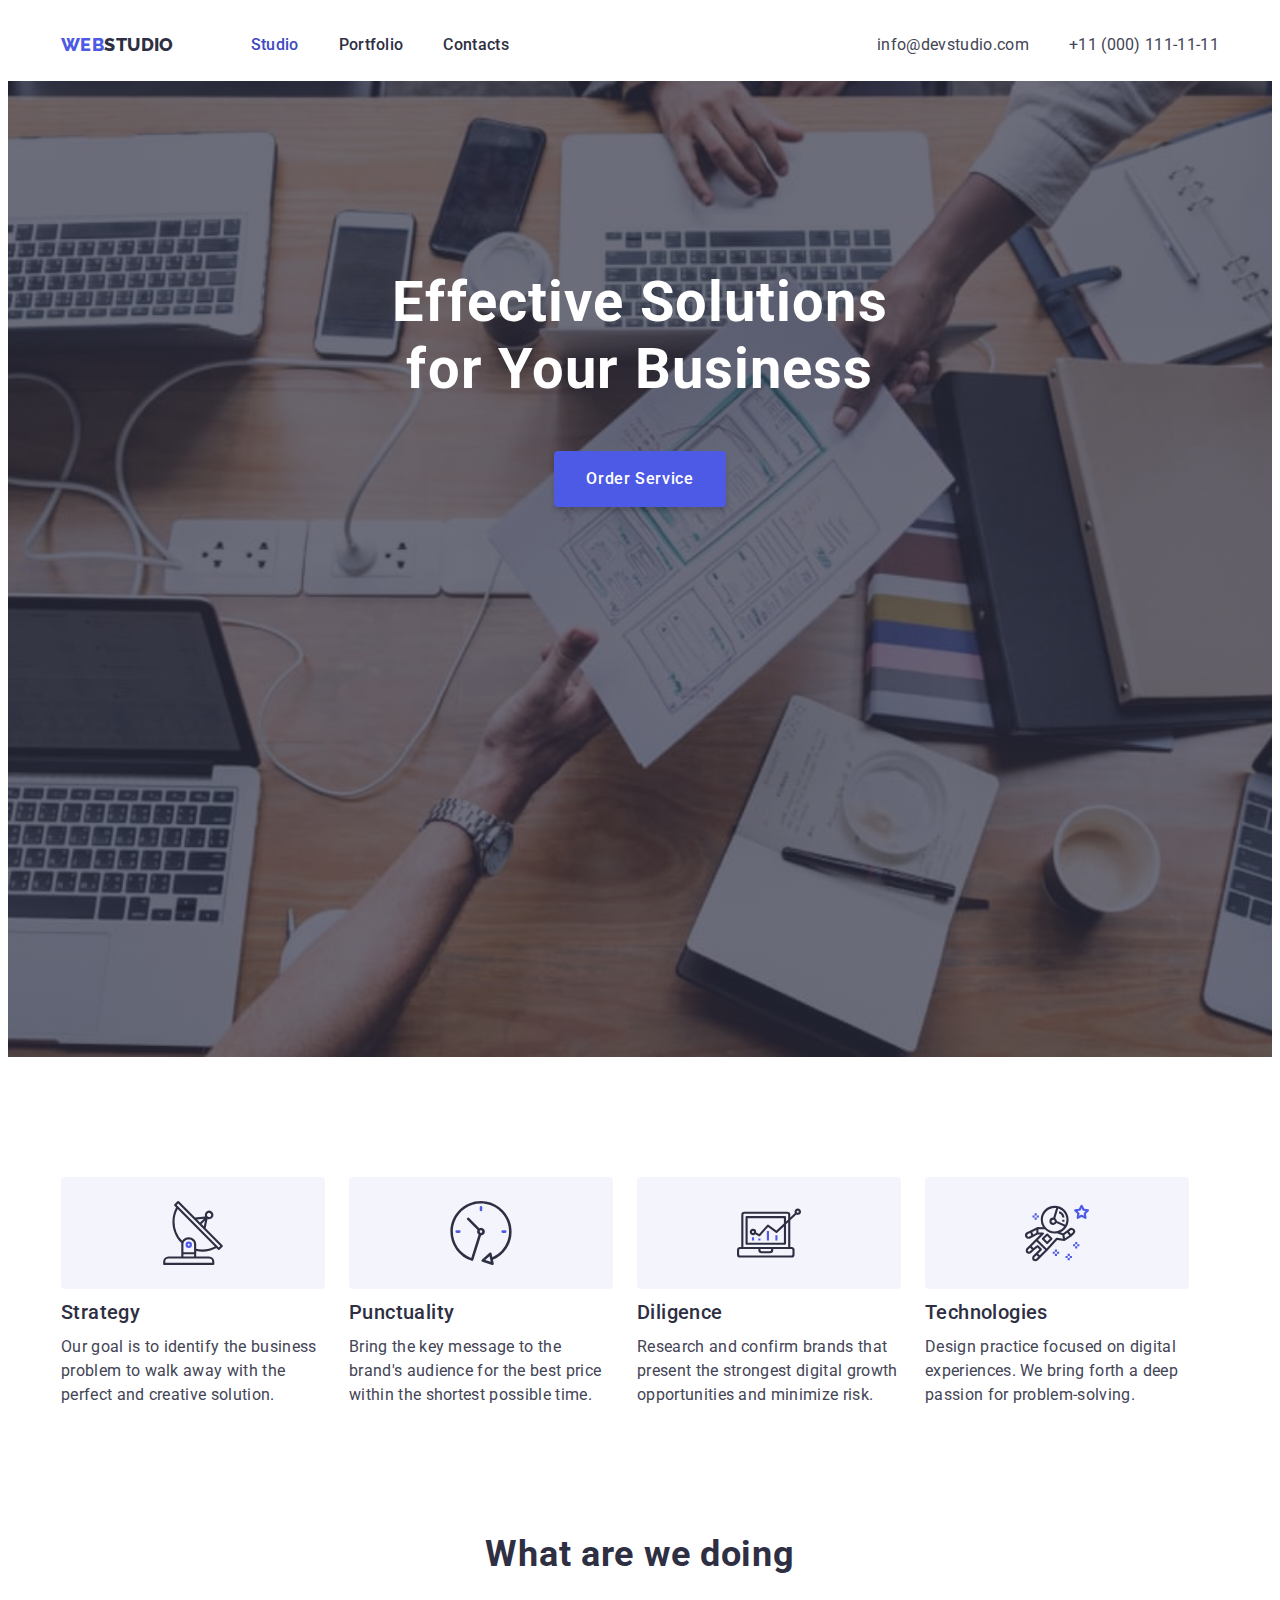
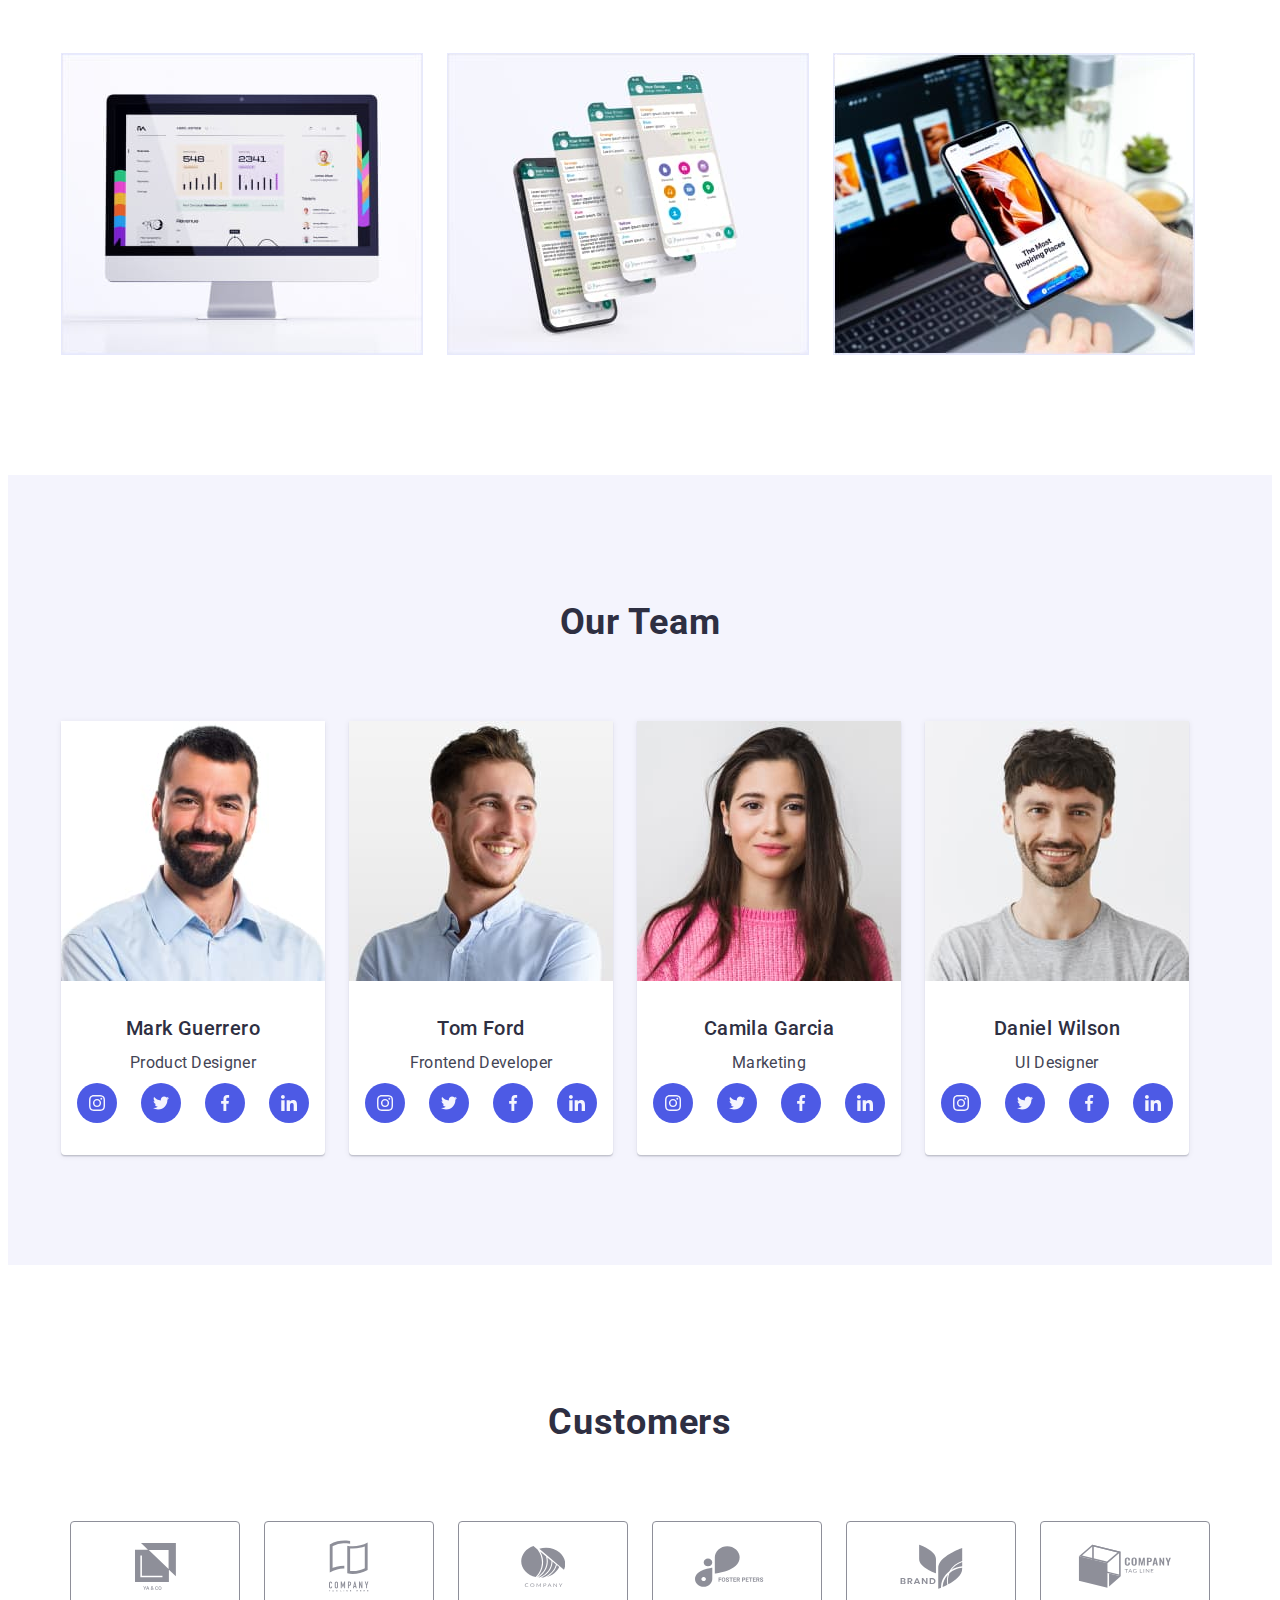
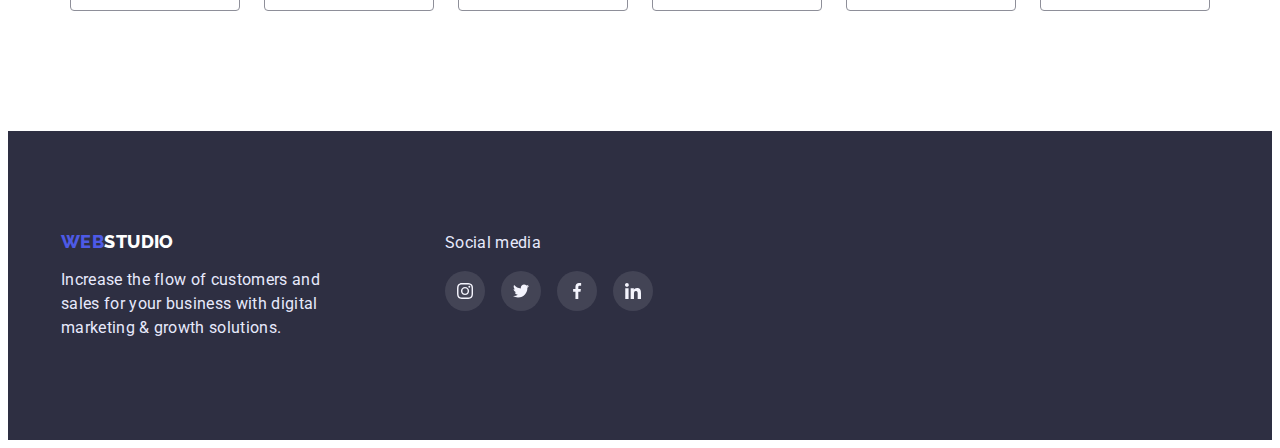
<file: index.html>
<!DOCTYPE html>
<html lang="en">
	<head>
		<meta charset="UTF-8" />
		<meta http-equiv="X-UA-Compatible" content="IE=edge" />
		<meta name="viewport" content="width=device-width, initial-scale=1.0" />
		<title>Document</title>
		<link rel="preconnect" href="https://fonts.googleapis.com" />
		<link rel="preconnect" href="https://fonts.gstatic.com" crossorigin />
		<link
			href="https://fonts.googleapis.com/css2?family=Raleway:wght@800&family=Roboto:wght@400;500;700;900&display=swap"
			rel="stylesheet"
		/>

		<link
			rel="stylesheet"
			href="https://cdnjs.cloudflare.com/ajax/libs/modern-normalize/1.1.0/modern-normalize.min.css"
			integrity="sha512-wpPYUAdjBVSE4KJnH1VR1HeZfpl1ub8YT/NKx4PuQ5NmX2tKuGu6U/JRp5y+Y8XG2tV+wKQpNHVUX03MfMFn9Q=="
			crossorigin="anonymous"
			referrerpolicy="no-referrer"
		/>
		<link rel="stylesheet" href="./css/styles.css" />
	</head>

	<body>
		<header>
			<div class="container nav-container">
				<nav class="nav">
					<a class="logo" href="index.html">
						<span>WEB</span>
						STUDIO
					</a>
					<ul class="links">
						<li><a class="nav-link current" href="index.html">Studio</a></li>
						<li><a class="nav-link" href="./portfolio.html">Portfolio</a></li>
						<li><a class="nav-link" href="">Contacts</a></li>
					</ul>
				</nav>
				<ul class="contacts">
					<li><a class="contact-link" href="mailto:info@devstudio.com">info@devstudio.com</a></li>
					<li><a class="contact-link" href="tel:+11(000)111-11-11">+11 (000) 111-11-11</a></li>
				</ul>
			</div>
		</header>

		<main>
			<section class="banner-section">
				<div class="container">
					<h1 class="banner-slogan">Effective Solutions for Your Business</h1>
					<button class="btn btn-blue" type="button">Order Service</button>
				</div>
			</section>
			<section class="features">
				<div class="container">
					<h2 class="visually-hidden">Our features</h2>
					<ul class="feature-container">
						<li class="feature-item">
							<div class="feature-image">
								<svg class="svg-feature">
									<use href="./images-ikon/icons.svg#icon-antenna"></use>
								</svg>
							</div>
							<h3 class="title">Strategy</h3>
							<p class="description">
								Our goal is to identify the business problem to walk away with the perfect and creative solution.
							</p>
						</li>
						<li class="feature-item">
							<div class="feature-image">
								<svg class="svg-feature">
									<use href="./images-ikon/icons.svg#icon-clock-1"></use>
								</svg>
							</div>

							<h3 class="title">Punctuality</h3>
							<p class="description">
								Bring the key message to the brand's audience for the best price within the shortest possible time.
							</p>
						</li>
						<li class="feature-item">
							<div class="feature-image">
								<svg class="svg-feature">
									<use href="./images-ikon/icons.svg#icon-diagram-1"></use>
								</svg>
							</div>

							<h3 class="title">Diligence</h3>
							<p class="description">
								Research and confirm brands that present the strongest digital growth opportunities and minimize risk.
							</p>
						</li>
						<li class="feature-item">
							<div class="feature-image">
								<svg class="svg-feature">
									<use href="./images-ikon/icons.svg#icon-astronaut"></use>
								</svg>
							</div>

							<h3 class="title">Technologies</h3>
							<p class="description">
								Design practice focused on digital experiences. We bring forth a deep passion for problem-solving.
							</p>
						</li>
					</ul>
				</div>
			</section>
			<section class="foto-section">
				<div class="container">
					<h2 class="section-title">What are we doing</h2>
					<ul class="foto-index">
						<li>
							<img src="./images/foto1.jpg" alt="desktop1" width="360" />
						</li>
						<li>
							<img src="./images/foto2.jpg" alt="desktop2" width="360" />
						</li>
						<li>
							<img src="./images/foto3.jpg" alt="desktop3" width="360" />
						</li>
					</ul>
				</div>
			</section>

			<section class="bg-grey">
				<div class="container">
					<h2 class="section-title">Our Team</h2>
					<ul class="team-foto-index">
						<li>
							<img src="./images/foto4.jpg" alt="Our Team Daniel Wilson" width="264" />
							<div class="title-description-team">
								<h3 class="title">Mark Guerrero</h3>
								<p class="description">Product Designer</p>
								<ul class="svg-our-team">
									<li>
										<a class="social-link" href="#">
											<svg class="svg-team">
												<use href="./images-ikon/icons.svg#icon-inst"></use>
											</svg>
										</a>
									</li>
									<li>
										<a class="social-link" href="#">
											<svg class="svg-team">
												<use href="./images-ikon/icons.svg#icon-twitter"></use>
											</svg>
										</a>
									</li>
									<li>
										<a class="social-link" href="#">
											<svg class="svg-team">
												<use href="./images-ikon/icons.svg#icon-facebook"></use>
											</svg>
										</a>
									</li>
									<li>
										<a class="social-link" href="#">
											<svg class="svg-team">
												<use href="./images-ikon/icons.svg#icon-linkedin"></use>
											</svg>
										</a>
									</li>
								</ul>
							</div>
						</li>

						<li>
							<img src="./images/foto5.jpg" alt="Our Team Daniel Wilson" width="264" />
							<div class="title-description-team">
								<h3 class="title">Tom Ford</h3>
								<p class="description">Frontend Developer</p>
								<ul class="svg-our-team">
									<li>
										<a class="social-link" href="#">
											<svg class="svg-team">
												<use href="./images-ikon/icons.svg#icon-inst"></use>
											</svg>
										</a>
									</li>
									<li>
										<a class="social-link" href="#">
											<svg class="svg-team">
												<use href="./images-ikon/icons.svg#icon-twitter"></use>
											</svg>
										</a>
									</li>
									<li>
										<a class="social-link" href="#">
											<svg class="svg-team">
												<use href="./images-ikon/icons.svg#icon-facebook"></use>
											</svg>
										</a>
									</li>
									<li>
										<a class="social-link" href="#">
											<svg class="svg-team">
												<use href="./images-ikon/icons.svg#icon-linkedin"></use>
											</svg>
										</a>
									</li>
								</ul>
							</div>
						</li>

						<li>
							<img src="./images/foto6.jpg" alt="Our Team Camila Garcia" width="264" />
							<div class="title-description-team">
								<h3 class="title">Camila Garcia</h3>
								<p class="description">Marketing</p>
								<ul class="svg-our-team">
									<li>
										<a class="social-link" href="#">
											<svg class="svg-team">
												<use href="./images-ikon/icons.svg#icon-inst"></use>
											</svg>
										</a>
									</li>
									<li>
										<a class="social-link" href="#">
											<svg class="svg-team">
												<use href="./images-ikon/icons.svg#icon-twitter"></use>
											</svg>
										</a>
									</li>
									<li>
										<a class="social-link" href="#">
											<svg class="svg-team">
												<use href="./images-ikon/icons.svg#icon-facebook"></use>
											</svg>
										</a>
									</li>
									<li>
										<a class="social-link" href="#">
											<svg class="svg-team">
												<use href="./images-ikon/icons.svg#icon-linkedin"></use>
											</svg>
										</a>
									</li>
								</ul>
							</div>
						</li>

						<li>
							<img src="./images/foto7.jpg" alt="Our Team Daniel Wilson" width="264" />
							<div class="title-description-team">
								<h3 class="title">Daniel Wilson</h3>
								<p class="description">UI Designer</p>
								<ul class="svg-our-team">
									<li>
										<a class="social-link" href="#">
											<svg class="svg-team">
												<use href="./images-ikon/icons.svg#icon-inst"></use>
											</svg>
										</a>
									</li>
									<li>
										<a class="social-link" href="#">
											<svg class="svg-team">
												<use href="./images-ikon/icons.svg#icon-twitter"></use>
											</svg>
										</a>
									</li>
									<li>
										<a class="social-link" href="#">
											<svg class="svg-team">
												<use href="./images-ikon/icons.svg#icon-facebook"></use>
											</svg>
										</a>
									</li>
									<li>
										<a class="social-link" href="#">
											<svg class="svg-team">
												<use href="./images-ikon/icons.svg#icon-linkedin"></use>
											</svg>
										</a>
									</li>
								</ul>
							</div>
						</li>
					</ul>
				</div>
			</section>
			<section class="customer-section">
				<div class="container">
					<h2 class="section-title">Customers</h2>
					<ul class="customers-list">
						<li class="customer">
							<a href="#" class="customer-link">
								<svg class="company1">
									<use href="./images-ikon/icons.svg#icon-logo1"></use>
								</svg>
							</a>
						</li>
						<li class="customer">
							<a href="#" class="customer-link">
								<svg class="company2">
									<use href="./images-ikon/icons.svg#icon-logo2"></use>
								</svg>
							</a>
						</li>
						<li class="customer">
							<a href="#" class="customer-link">
								<svg class="company3">
									<use href="./images-ikon/icons.svg#icon-loggo3"></use>
								</svg>
							</a>
						</li>
						<li class="customer">
							<a href="#" class="customer-link">
								<svg class="company4">
									<use href="./images-ikon/icons.svg#icon-logo4"></use>
								</svg>
							</a>
						</li>
						<li class="customer">
							<a href="#" class="customer-link">
								<svg class="company5">
									<use href="./images-ikon/icons.svg#icon-logo5"></use>
								</svg>
							</a>
						</li>
						<li class="customer">
							<a href="#" class="customer-link">
								<svg class="company6">
									<use href="./images-ikon/icons.svg#icon-logo6"></use>
								</svg>
							</a>
						</li>
					</ul>
				</div>
			</section>
		</main>

		<footer class="footer">
			<div class="container footer-elements">
				<div class="footer-logo">
					<a class="logo" href="/">
						<span>WEB</span>
						STUDIO
					</a>
					<p class="footer-desc">
						Increase the flow of customers and sales for your business with digital marketing & growth solutions.
					</p>
				</div>

				<div class="social">
					<p class="footer-social">Social media</p>

					<ul class="footer-svg-our-team">
						<li>
							<a class="social-link" href="#">
								<svg class="svg-team">
									<use href="./images-ikon/icons.svg#icon-inst"></use>
								</svg>
							</a>
						</li>
						<li>
							<a class="social-link" href="#">
								<svg class="svg-team">
									<use href="./images-ikon/icons.svg#icon-twitter"></use>
								</svg>
							</a>
						</li>
						<li>
							<a class="social-link" href="#">
								<svg class="svg-team">
									<use href="./images-ikon/icons.svg#icon-facebook"></use>
								</svg>
							</a>
						</li>
						<li>
							<a class="social-link" href="#">
								<svg class="svg-team">
									<use href="./images-ikon/icons.svg#icon-linkedin"></use>
								</svg>
							</a>
						</li>
					</ul>
				</div>
			</div>
		</footer>
	</body>
</html>
</file>
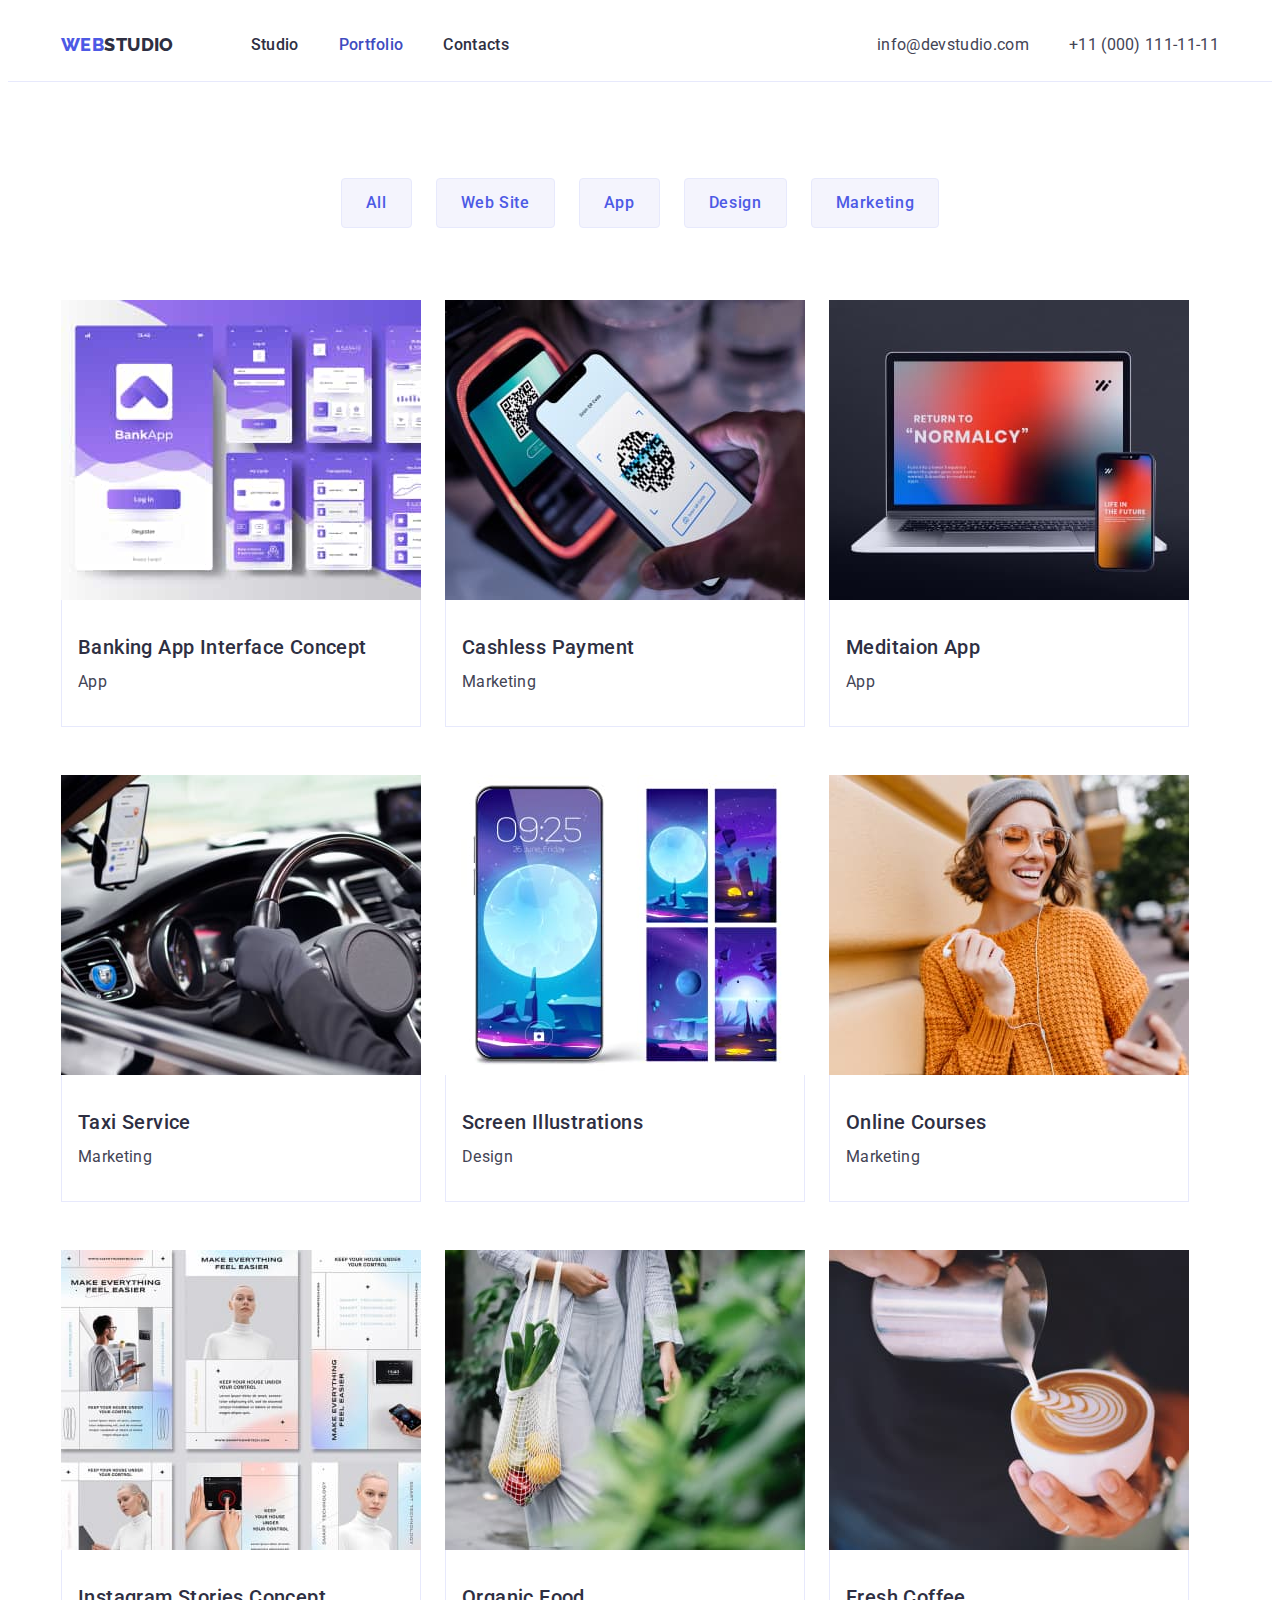
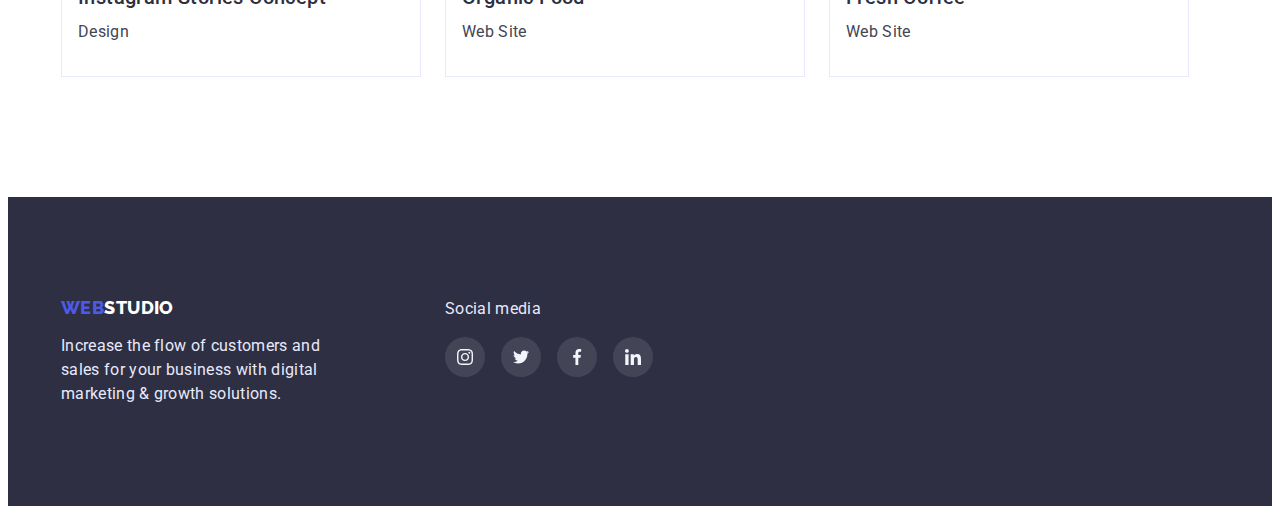
<file: portfolio.html>
<!DOCTYPE html>
<html lang="en">
	<head>
		<meta charset="UTF-8" />
		<meta http-equiv="X-UA-Compatible" content="IE=edge" />
		<meta name="viewport" content="width=device-width, initial-scale=1.0" />
		<title>Document</title>
		<link rel="preconnect" href="https://fonts.googleapis.com" />
		<link rel="preconnect" href="https://fonts.gstatic.com" crossorigin />
		<link
			href="https://fonts.googleapis.com/css2?family=Raleway:wght@800&family=Roboto:wght@400;500;700;900&display=swap"
			rel="stylesheet"
		/>
		<link
			rel="stylesheet"
			href="https://cdnjs.cloudflare.com/ajax/libs/modern-normalize/1.1.0/modern-normalize.min.css"
			integrity="sha512-wpPYUAdjBVSE4KJnH1VR1HeZfpl1ub8YT/NKx4PuQ5NmX2tKuGu6U/JRp5y+Y8XG2tV+wKQpNHVUX03MfMFn9Q=="
			crossorigin="anonymous"
			referrerpolicy="no-referrer"
		/>
		<link rel="stylesheet" href="./css/styles.css" />
	</head>
	<body>
		<header class="header">
			<div class="container nav-container">
				<nav class="nav">
					<a class="logo" href="index.html">
						<span>WEB</span>
						STUDIO
					</a>
					<ul class="links">
						<li><a class="nav-link" href="index.html">Studio</a></li>
						<li><a class="nav-link current" href="./portfolio.html">Portfolio</a></li>
						<li><a class="nav-link" href="">Contacts</a></li>
					</ul>
				</nav>
				<ul class="contacts">
					<li><a class="contact-link" href="mailto:info@devstudio.com">info@devstudio.com</a></li>
					<li><a class="contact-link" href="tel:+11(000)111-11-11">+11 (000) 111-11-11</a></li>
				</ul>
			</div>
		</header>

		<main>
			<section class="portfolio-section">
				<h1 class="visually-hidden">Portfolio page</h1>
				<div class="container">
					<ul class="buttons-portfolio">
						<li><button class="btn btn-white" type="button">All</button></li>
						<li><button class="btn btn-white" type="button">Web Site</button></li>
						<li><button class="btn btn-white" type="button">App</button></li>
						<li><button class="btn btn-white" type="button">Design</button></li>
						<li><button class="btn btn-white" type="button">Marketing</button></li>
					</ul>

					<h2 class="visually-hidden">Articles</h2>

					<ul class="articles-portfolio">
						<li>
							<a href="#" class="portfolio-link">
							<img src="./images/foto1hm2.jpg" alt="photo1" width="360" />
							<div class="title-description">
								<h3 class="title">Banking App Interface Concept</h3>
								<p class="description">App</p>
							</div>
							</a>
						</li>

						<li>
							<a href="#" class="portfolio-link">
							<img src="./images/foto2hm2.jpg" alt="photo2" width="360" />
							<div class="title-description">
								<h3 class="title">Cashless Payment</h3>
								<p class="description">Marketing</p>
							</div>
							</a>
						</li>

						<li>
							<a href="#" class="portfolio-link">
							<img src="./images/foto3hm2.jpg" alt="photo3" width="360" />
							<div class="title-description">
								<h3 class="title">Meditaion App</h3>
								<p class="description">App</p>
							</div>
							</a>
						</li>

						<li>
							<a href="#" class="portfolio-link">
							<img src="./images/foto4hm2.jpg" alt="photo4" width="360" />
							<div class="title-description">
								<h3 class="title">Taxi Service</h3>
								<p class="description">Marketing</p>
							</div>
							</a>
						</li>

						<li>
							<a href="#" class="portfolio-link">
							<img src="./images/foto5hm2.jpg" alt="photo5" width="360" />
							<div class="title-description">
								<h3 class="title">Screen Illustrations</h3>
								<p class="description">Design</p>
							</div>
							</a>
						</li>

						<li>
							<a href="#" class="portfolio-link">
							<img src="./images/foto6hm2.jpg" alt="photo6" width="360" />
							<div class="title-description">
								<h3 class="title">Online Courses</h3>
								<p class="description">Marketing</p>
							</div>
							</a>
						</li>

						<li>
							<a href="#" class="portfolio-link">
							<img src="./images/foto7hm2.jpg" alt="photo7" width="360" />
							<div class="title-description">
								<h3 class="title">Instagram Stories Concept</h3>
								<p class="description">Design</p>
							</div>
							</a>
						</li>

						<li>
							<a href="#" class="portfolio-link">
							<img src="./images/foto8hm2.jpg" alt="photo8" width="360" />
							<div class="title-description">
								<h3 class="title">Organic Food</h3>
								<p class="description">Web Site</p>
							</div>
							</a>
						</li>

						<li>
							<a href="#" class="portfolio-link">
							<img src="./images/foto9hm2.jpg" alt="photo9" width="360" />
							<div class="title-description">
								<h3 class="title">Fresh Coffee</h3>
								<p class="description">Web Site</p>
							</div>
							</a>
						</li>
					</ul>
				</div>
			</section>
		</main>
		<footer class="footer">
			<div class="container footer-elements">
				<div class="footer-logo">
					<a class="logo" href="/">
						<span>WEB</span>
						STUDIO
					</a>
					<p class="footer-desc">
						Increase the flow of customers and sales for your business with digital marketing & growth solutions.
					</p>
				</div>

				<div class="social">
					<p class="footer-social">Social media</p>

					<ul class="footer-svg-our-team">
						<li>
							<a class="social-link" href="#">
								<svg class="svg-team">
									<use href="./images-ikon/icons.svg#icon-inst"></use>
								</svg>
							</a>
						</li>
						<li>
							<a class="social-link" href="#">
								<svg class="svg-team">
									<use href="./images-ikon/icons.svg#icon-twitter"></use>
								</svg>
							</a>
						</li>
						<li>
							<a class="social-link" href="#">
								<svg class="svg-team">
									<use href="./images-ikon/icons.svg#icon-facebook"></use>
								</svg>
							</a>
						</li>
						<li>
							<a class="social-link" href="#">
								<svg class="svg-team">
									<use href="./images-ikon/icons.svg#icon-linkedin"></use>
								</svg>
							</a>
						</li>
					</ul>
				</div>
			</div>
		</footer>
	</body>
</html>
</file>
<file: css/styles.css>
:root {
    --brand-color: #4D5AE5;
    --text-color-dark: #2E2F42;
    --text-color-grey: #434455;
    --main-font-family: 'Roboto', sans-serif;
    --active-link-color:#404BBF;
    --bg-grey-color:#F4F4FD;
}

body {
    font-family: var(--main-font-family);
    font-size: 16px;
    color: var(--text-color-dark);
    letter-spacing: 0.02em;
    
}
img {
    display: block;
    max-width: 100%;
    height: auto;
}
h1,
h2,
h3,
h4,
h5,
h6,
p
{
    padding:0;
    margin:0;

}

ul{
    margin-top: 0;
    margin-bottom: 0;
    padding-left: 0;
    list-style: none;
}
.header {
    border-bottom: 1px solid #E7E9FC;
}
.container {
    width: 1158px;
    margin: 0 auto;
    padding: 0 15px;
}
.nav-container {
    display: flex;
    align-items: center;
}
.feature-container {
    display: flex;
    gap: 24px;
}
.feature-item {
    width: 264px;
}


.nav{
    display: flex;
    align-items: center;
}

.contacts {
    display: flex;
    margin-left: auto;
    gap: 40px;
}
.links {
    display: flex;
    gap: 40px
}

a {
    text-decoration: none;
}

.nav-link {
    display: block;
    color: var(--text-color-dark);
    font-weight: 500;
    font-size: 16px;
    padding: 27px 0;
}
.nav-link:hover, .nav-link:focus, .nav-link.current {
    color: var(--active-link-color);
}

.contact-link {
    font-size: 16px;
    color: var(--text-color-grey);
    font-weight: 400;

}

.contact-link:hover, .contact-link:focus{
    color: var(--active-link-color);
}

.banner-slogan {
    
    font-weight: 700;
    font-size: 56px;
    color: #FFFFFF;
    text-align: center;
    line-height: 1.2;
    width: 500px;
    margin: 0 auto;
    letter-spacing: 0.02em;
    margin-bottom: 48px;
}
.banner-section {
    background-image: linear-gradient(to bottom, rgba(46, 47, 66, 0.7) 0%, rgba(46, 47, 66, 0.7) 100%), url("../images/people-office.jpg");
    background-repeat: no-repeat;
    background-size: cover ;
    background-position: 50% 50%;
    text-align: center;
    padding: 188px 0;
    max-width: 1440px;
    margin: 0 auto;
    height: 600px;

    

}
.articles-portfolio {
    display: flex;
    flex-wrap: wrap;
    gap: 48px 24px;
}
.articles-portfolio > li{ 
    width: 360px;
    
    
}

.buttons-portfolio {
    display: flex;
    gap: 24px;
    justify-content: center;
    margin-bottom: 72px;
}

.logo {
    font-family: 'Raleway', sans-serif;
    font-size: 18px;
    text-decoration: none;
    color: var(--text-color-dark);
    font-weight: 800;
    letter-spacing: 0.02em;
    margin-right: 77px;
    word-spacing: -4px;

    
}

.logo span {
    color: var(--brand-color);
}


.btn {
    font-weight: 500;
    cursor: pointer;
    border-radius: 4px;
    padding: 12px 24px;
    font-size: 16px;
    letter-spacing: 0.04em;
    line-height: 1.5;
    font-family: var(--main-font-family);
}

.btn-blue {
    box-shadow: 0px 4px 4px rgba(0, 0, 0, 0.15);
    background-color: var(--brand-color);
    color: #FFFFFF;
    border: none;
    padding: 16px 32px;
   
     
}
.btn-blue:hover, .btn-blue:focus {
    background-color:var(--active-link-color);
}

.btn-white {
    background-color: #F4F4FD;
    color: var(--brand-color);
    border: 1px solid #E7E9FC;
}


.btn-white:hover, .btn-white:focus {
    color: #FFFFFF;
    background-color: var(--brand-color);
    box-shadow: 0px 3px 1px rgba(0, 0, 0, 0.1), 0px 2px 1px rgba(0, 0, 0, 0.08), 0px 2px 2px rgba(0, 0, 0, 0.12);
    border: 1px solid var(--brand-color);
}

.description {
    line-height: 1.5;
    color: var(--text-color-grey);
    margin-top: 8px;
    
}
.title-description {
    padding: 32px 16px;
    border: 1px solid #E7E9FC;
    border-top: 0;
}
.title-description-team{
    padding: 32px 16px;
    
}
.portfolio-section{
    padding-bottom: 120px;
    padding-top: 96px;
}
.portfolio-link {
    display: block;
}
.portfolio-link:hover, .portfolio-link:focus {
    box-shadow: 0px 1px 6px rgba(46, 47, 66, 0.08), 0px 1px 1px rgba(46, 47, 66, 0.16), 0px 2px 1px rgba(46, 47, 66, 0.08);
}

.title {
    line-height: 1.5;
    font-weight: 500;
    font-size: 20px;
    color: var(--text-color-dark);
    letter-spacing: 0.02em;
    
   
   
}

.section-title {
    line-height: 1.5;
    font-weight: 700;
    font-size: 36px;
    color: var(--text-color-dark);
    letter-spacing: 0.02em;
    text-align: center;
    margin-bottom: 72px;
    
}
.features {
    padding: 120px 0;
}
.foto-index{
    display: flex;
    gap: 24px;

}
.foto-index li{
    border: 1px solid #E7E9FC;

}

.team-foto-index{
    gap: 24px;
    display: flex;
    text-align: center;
    
}

.team-foto-index > li {
     width: 264px;
    box-shadow: 0px 1px 6px rgba(46, 47, 66, 0.08), 0px 1px 1px rgba(46, 47, 66, 0.16), 0px 2px 1px rgba(46, 47, 66, 0.08);
border-radius: 0px 0px 4px 4px;
background-color: #FFFFFF;

}

.foto-section{
    padding-bottom: 120px;
}
.bg-grey{
    background-color: var(--bg-grey-color);
    padding-top: 120px;
    padding-bottom: 110px;
}
.customers-list {
    display: flex;
    gap: 24px;
    align-items: center;
    text-align: center;
    justify-content: center;
}

.customer-section {
    padding-bottom: 120px;
    padding-top: 130px;
}
.social-link {
    display: flex;
    background-color: #4D5AE5;
    height: 40px;
    width: 40px;
    border-radius: 50%;
    align-items: center;
    justify-content: center;
}
.social-link:hover, .social-link:focus {
    background-color: var(--active-link-color);
}

.footer .social-link {
    background-color: #434455;
}

.footer .social-link:hover, .footer .social-link:focus {
    background-color: #31D0AA;
}

.customer > img {
    display: inline;
    height: 50px;
    width: auto;
}
.customer-link {
    display: flex;
    border: 1px solid currentColor; 
    border-radius: 4px;
    justify-content: center;
    align-items: center;
    height: 88px;
    fill: currentColor;
    color: #8e8f99;
    width: 168px;
}
.customer-link:hover {
    color: var(--active-link-color);
  
}
.company1 {
    width: 41px;
    height: 47px;
}
.company2 {
    width: 40px;
    height: 52px;
}
.company3 {
    width: 44px;
    height: 41px;
}
.company4 {
    width: 84px;
    height: 41px;
}
.company5 {
    width: 63px;
    height: 45px;
}
.company6 {
    width: 94px;
    height: 44px;
}
.visually-hidden {
    position: absolute;
    width: 1px;
    height: 1px;
    margin: -1px;
    border: 0;
    padding: 0;
    
    white-space: nowrap;
    clip-path: inset(100%);
    clip: rect(0 0 0 0);
    overflow: hidden;
}
.svg-feature{
    height: 64px;
    width: 64px;
}
.feature-image{
    height: 112px;
    background-color: #F4F4FD;
    display: flex;
    align-items: center;
    justify-content: center;
    margin-bottom: 8px;
    border-radius: 4px; 
    
}
.svg-team{
    width: 16px;
    height: 16px;
    
    
}

.svg-our-team{
    margin-top: 8px;
    display: flex;
    gap: 24px;
}

.footer-svg-our-team {
    display: flex;
    gap: 16px;
}

.footer {
    background-color: var(--text-color-dark);
    padding: 100px 0;
    color: #E7E9FC;
}
.footer-elements {
    display: flex;
    gap: 120px;
    
}

.footer .logo {
    color: #FFF;
    
}
.footer-logo {
    width: 264px;
}

.footer-desc {
    margin-top: 16px;
    line-height: 1.5;
}
.footer-social{ 
    line-height: 1.5;
    padding-bottom: 16px;
}
</file>
